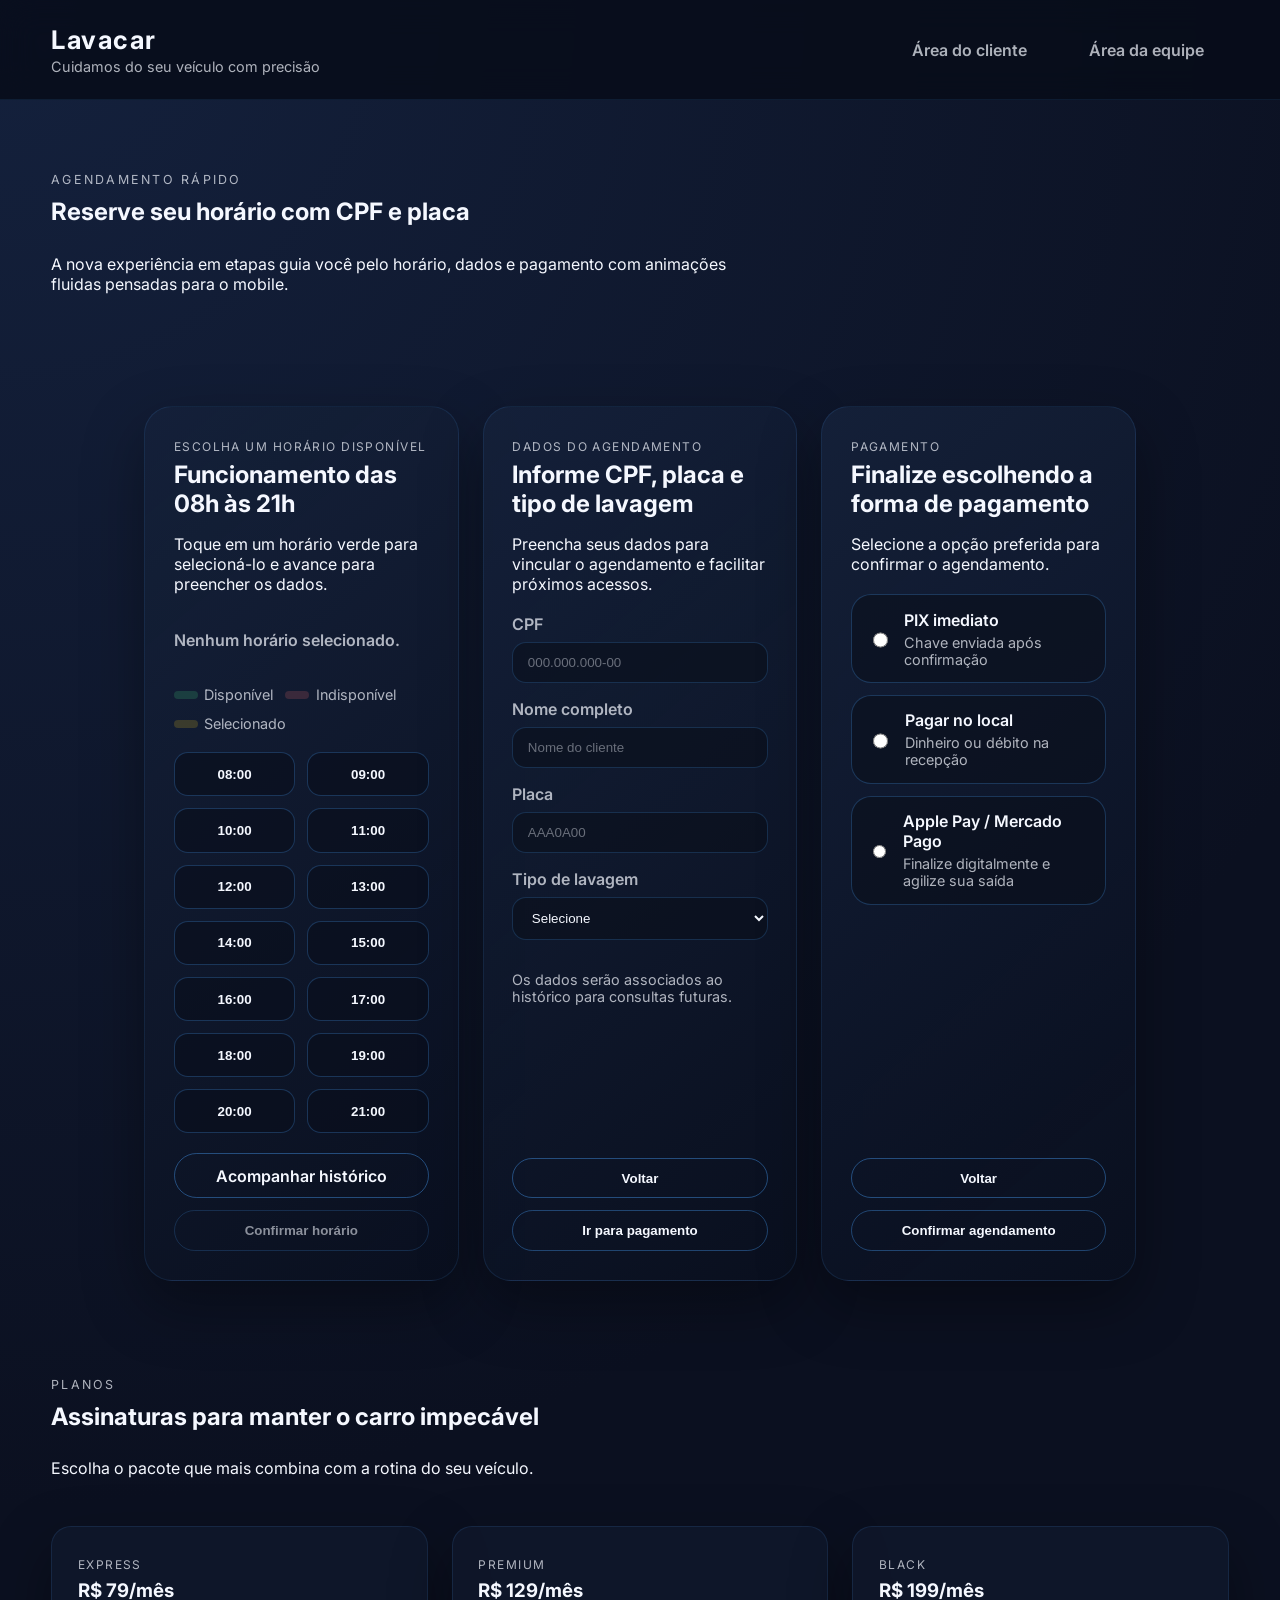
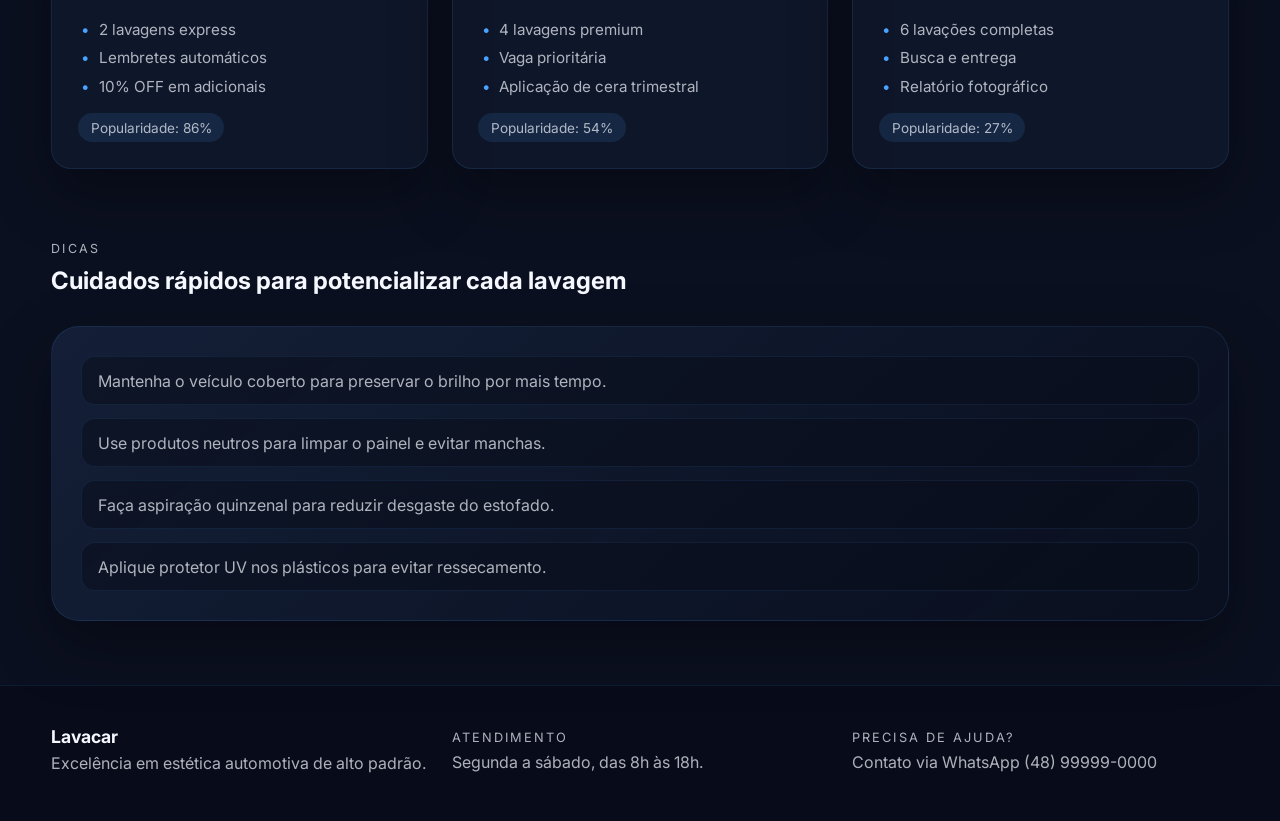
<file: index.html>
<!DOCTYPE html>
<html lang="pt-BR">
  <head>
    <meta charset="UTF-8" />
    <meta name="viewport" content="width=device-width, initial-scale=1.0" />
    <title>Lavacar • Agendamento e planos</title>
    <link rel="preconnect" href="https://fonts.googleapis.com" />
    <link rel="preconnect" href="https://fonts.gstatic.com" crossorigin />
    <link
      href="https://fonts.googleapis.com/css2?family=Inter:wght@400;500;600;700&display=swap"
      rel="stylesheet"
    />
    <link rel="stylesheet" href="styles.css" />
  </head>
  <body data-page="landing">
    <header class="top-bar">
      <div class="brand">
        <span class="brand__logo">Lavacar</span>
        <span class="brand__subtitle">Cuidamos do seu veículo com precisão</span>
      </div>
      <nav class="top-bar__nav">
        <a class="nav-link" href="autenticacao.html">Área do cliente</a>
        <a class="nav-link" href="equipe.html">Área da equipe</a>
      </nav>
    </header>

    <main class="page page--landing">
      <section class="section quick-booking" id="agendamento">
        <header class="section__header">
          <span class="section__label">Agendamento rápido</span>
          <h1>Reserve seu horário com CPF e placa</h1>
          <p>
            A nova experiência em etapas guia você pelo horário, dados e pagamento com animações
            fluidas pensadas para o mobile.
          </p>
        </header>

        <form class="booking-flow" id="quickBookingForm" novalidate>
          <div class="booking-flow__viewport">
            <div class="booking-flow__track" data-current-step="slots">
              <section class="card booking-step" data-step="slots">
                <header>
                  <span class="card__label">Escolha um horário disponível</span>
                  <h2>Funcionamento das 08h às 21h</h2>
                  <p>Toque em um horário verde para selecioná-lo e avance para preencher os dados.</p>
                </header>
                <p id="selectedSlotInfo" class="booking-step__status is-muted">Nenhum horário selecionado.</p>
                <ul class="legend">
                  <li><span class="badge badge--available"></span> Disponível</li>
                  <li><span class="badge badge--danger"></span> Indisponível</li>
                  <li><span class="badge badge--pending"></span> Selecionado</li>
                </ul>
                <ul class="time-slots" id="timeSlotsList"></ul>
                <div class="booking-step__actions">
                  <a class="btn-secondary" href="autenticacao.html">Acompanhar histórico</a>
                  <button type="button" class="btn-primary" id="advanceToDetails" disabled>Confirmar horário</button>
                </div>
              </section>

              <section class="card booking-step" data-step="details" aria-hidden="true">
                <header>
                  <span class="card__label">Dados do agendamento</span>
                  <h2>Informe CPF, placa e tipo de lavagem</h2>
                  <p>Preencha seus dados para vincular o agendamento e facilitar próximos acessos.</p>
                </header>
                <div class="booking-step__form">
                  <div class="form-group">
                    <label for="bookingCpf">CPF</label>
                    <input type="text" id="bookingCpf" name="cpf" inputmode="numeric" maxlength="14" placeholder="000.000.000-00" required />
                  </div>
                  <div class="form-group">
                    <label for="bookingName">Nome completo</label>
                    <input type="text" id="bookingName" name="name" placeholder="Nome do cliente" required />
                  </div>
                  <div class="form-row">
                    <div class="form-group">
                      <label for="bookingPlate">Placa</label>
                      <input type="text" id="bookingPlate" name="plate" maxlength="8" placeholder="AAA0A00" required />
                    </div>
                    <div class="form-group">
                      <label for="bookingService">Tipo de lavagem</label>
                      <select id="bookingService" name="service" required>
                        <option value="">Selecione</option>
                      </select>
                    </div>
                  </div>
                  <p class="form-helper">Os dados serão associados ao histórico para consultas futuras.</p>
                </div>
                <div class="booking-step__actions">
                  <button type="button" class="btn-secondary" data-step-back="slots">Voltar</button>
                  <button type="button" class="btn-primary" id="advanceToPayment">Ir para pagamento</button>
                </div>
              </section>

              <section class="card booking-step" data-step="payment" aria-hidden="true">
                <header>
                  <span class="card__label">Pagamento</span>
                  <h2>Finalize escolhendo a forma de pagamento</h2>
                  <p>Selecione a opção preferida para confirmar o agendamento.</p>
                </header>
                <div class="payment-options">
                  <label class="payment-option">
                    <input type="radio" name="paymentMethod" value="PIX" />
                    <div class="payment-option__content">
                      <strong>PIX imediato</strong>
                      <span>Chave enviada após confirmação</span>
                    </div>
                  </label>
                  <label class="payment-option">
                    <input type="radio" name="paymentMethod" value="Local" />
                    <div class="payment-option__content">
                      <strong>Pagar no local</strong>
                      <span>Dinheiro ou débito na recepção</span>
                    </div>
                  </label>
                  <label class="payment-option">
                    <input type="radio" name="paymentMethod" value="Cartão" />
                    <div class="payment-option__content">
                      <strong>Apple Pay / Mercado Pago</strong>
                      <span>Finalize digitalmente e agilize sua saída</span>
                    </div>
                  </label>
                </div>
                <div class="booking-step__actions">
                  <button type="button" class="btn-secondary" data-step-back="details">Voltar</button>
                  <button type="submit" class="btn-primary">Confirmar agendamento</button>
                </div>
              </section>
            </div>
          </div>
        </form>
      </section>

      <section class="section plans" id="planos">
        <header class="section__header">
          <span class="section__label">Planos</span>
          <h2>Assinaturas para manter o carro impecável</h2>
          <p>Escolha o pacote que mais combina com a rotina do seu veículo.</p>
        </header>
        <div class="plan-grid" id="planCards"></div>
      </section>

      <section class="section tips" id="dicas">
        <header class="section__header">
          <span class="section__label">Dicas</span>
          <h2>Cuidados rápidos para potencializar cada lavagem</h2>
        </header>
        <div class="card tips-card">
          <ul id="tipsList"></ul>
        </div>
      </section>
    </main>

    <footer class="footer">
      <div>
        <strong>Lavacar</strong>
        <p>Excelência em estética automotiva de alto padrão.</p>
      </div>
      <div>
        <span>Atendimento</span>
        <p>Segunda a sábado, das 8h às 18h.</p>
      </div>
      <div>
        <span>Precisa de ajuda?</span>
        <p>Contato via WhatsApp (48) 99999-0000</p>
      </div>
    </footer>
    <div id="toast" class="toast" role="status" aria-live="polite"></div>

    <script src="app.js" defer></script>
  </body>
</html>
</file>
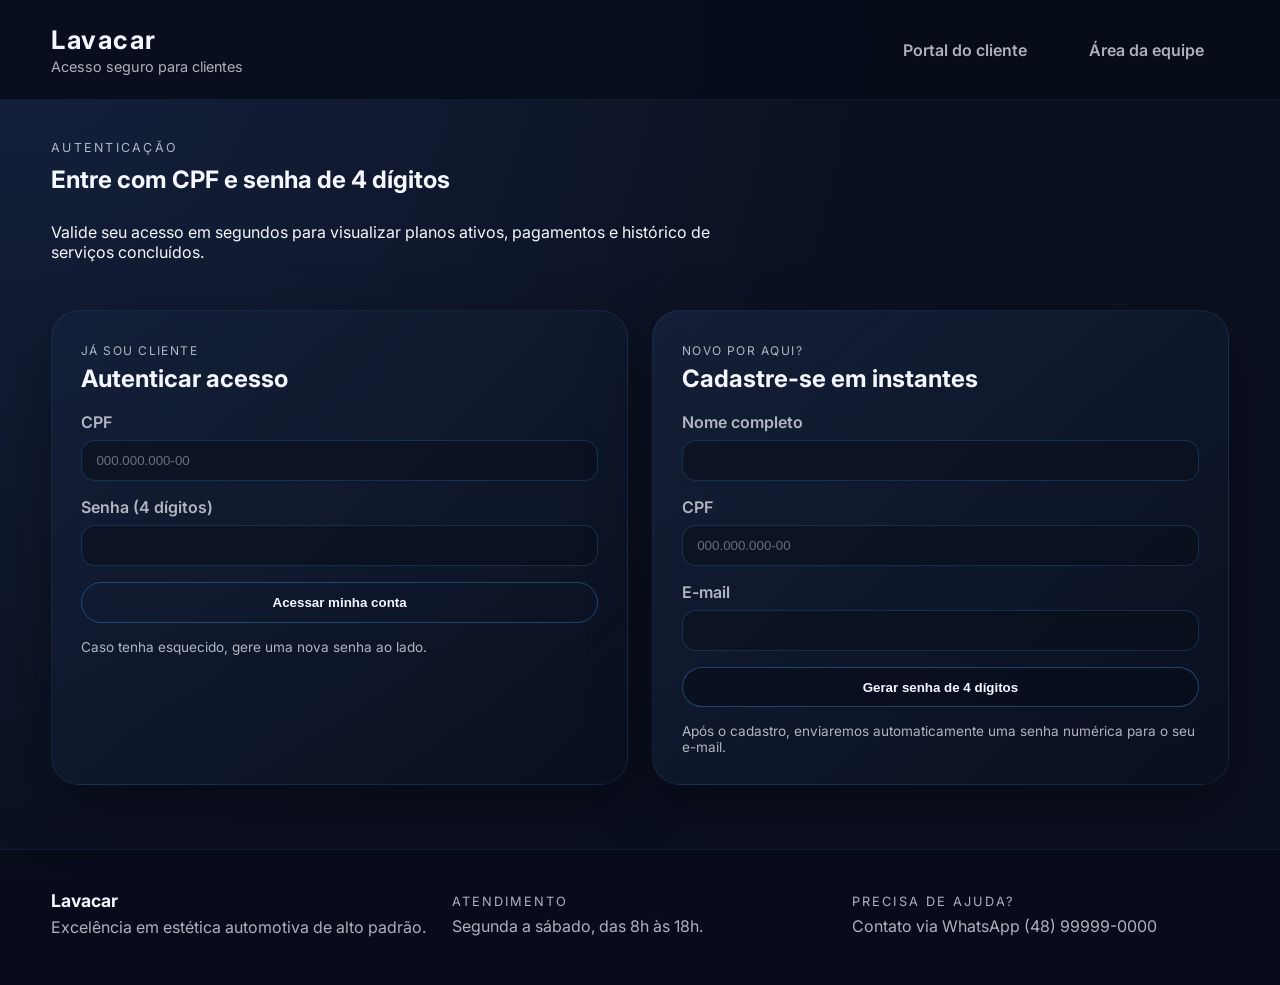
<file: autenticacao.html>
<!DOCTYPE html>
<html lang="pt-BR">
  <head>
    <meta charset="UTF-8" />
    <meta name="viewport" content="width=device-width, initial-scale=1.0" />
    <title>Lavacar • Autenticação do Cliente</title>
    <link rel="preconnect" href="https://fonts.googleapis.com" />
    <link rel="preconnect" href="https://fonts.gstatic.com" crossorigin />
    <link
      href="https://fonts.googleapis.com/css2?family=Inter:wght@400;500;600;700&display=swap"
      rel="stylesheet"
    />
    <link rel="stylesheet" href="styles.css" />
  </head>
  <body data-page="auth">
    <header class="top-bar">
      <div class="brand">
        <span class="brand__logo">Lavacar</span>
        <span class="brand__subtitle">Acesso seguro para clientes</span>
      </div>
      <nav class="top-bar__nav">
        <a class="nav-link" href="cliente.html">Portal do cliente</a>
        <a class="nav-link" href="equipe.html">Área da equipe</a>
      </nav>
    </header>

    <main class="page page--compact">
      <section class="section auth" id="autenticacao">
        <header class="section__header">
          <span class="section__label">Autenticação</span>
          <h1>Entre com CPF e senha de 4 dígitos</h1>
          <p>
            Valide seu acesso em segundos para visualizar planos ativos, pagamentos e
            histórico de serviços concluídos.
          </p>
        </header>

        <div class="auth__grid">
          <article class="card login-card">
            <header>
              <span class="card__label">Já sou cliente</span>
              <h2>Autenticar acesso</h2>
            </header>
            <form id="authLoginForm" class="login-form">
              <div class="form-field">
                <label for="authCpf">CPF</label>
                <input
                  id="authCpf"
                  name="cpf"
                  type="text"
                  inputmode="numeric"
                  placeholder="000.000.000-00"
                  required
                />
              </div>
              <div class="form-field">
                <label for="authPassword">Senha (4 dígitos)</label>
                <input
                  id="authPassword"
                  name="password"
                  type="password"
                  inputmode="numeric"
                  pattern="[0-9]{4}"
                  maxlength="4"
                  required
                />
              </div>
              <button type="submit" class="btn-primary">Acessar minha conta</button>
              <p class="login-help">Caso tenha esquecido, gere uma nova senha ao lado.</p>
            </form>
          </article>

          <article class="card signup-card">
            <header>
              <span class="card__label">Novo por aqui?</span>
              <h2>Cadastre-se em instantes</h2>
            </header>
            <form id="signupForm" class="signup-form">
              <div class="form-field">
                <label for="signupName">Nome completo</label>
                <input id="signupName" name="name" type="text" autocomplete="name" required />
              </div>
              <div class="form-field">
                <label for="signupCpf">CPF</label>
                <input
                  id="signupCpf"
                  name="cpf"
                  type="text"
                  inputmode="numeric"
                  placeholder="000.000.000-00"
                  required
                />
              </div>
              <div class="form-field">
                <label for="signupEmail">E-mail</label>
                <input id="signupEmail" name="email" type="email" autocomplete="email" required />
              </div>
              <button type="submit" class="btn-secondary">Gerar senha de 4 dígitos</button>
              <p class="login-help">
                Após o cadastro, enviaremos automaticamente uma senha numérica para o seu e-mail.
              </p>
            </form>
          </article>
        </div>
      </section>
    </main>

    <footer class="footer">
      <div>
        <strong>Lavacar</strong>
        <p>Excelência em estética automotiva de alto padrão.</p>
      </div>
      <div>
        <span>Atendimento</span>
        <p>Segunda a sábado, das 8h às 18h.</p>
      </div>
      <div>
        <span>Precisa de ajuda?</span>
        <p>Contato via WhatsApp (48) 99999-0000</p>
      </div>
    </footer>

    <div id="toast" class="toast" role="status" aria-live="polite"></div>

    <script src="app.js" defer></script>
  </body>
</html>
</file>
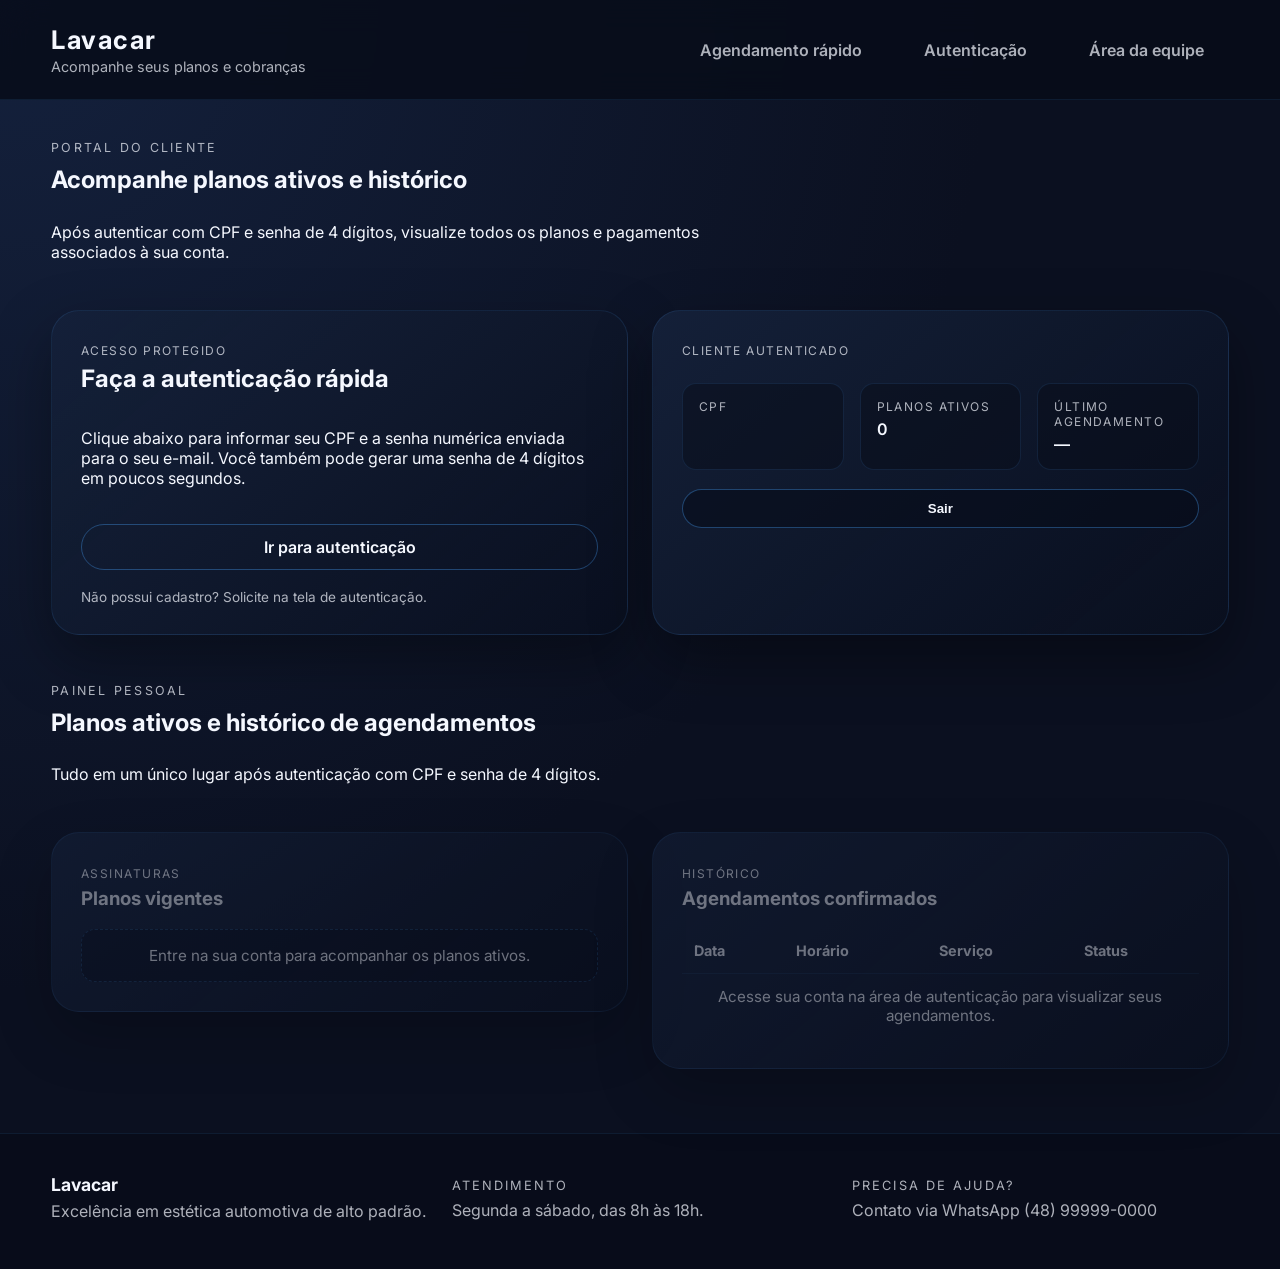
<file: cliente.html>
<!DOCTYPE html>
<html lang="pt-BR">
  <head>
    <meta charset="UTF-8" />
    <meta name="viewport" content="width=device-width, initial-scale=1.0" />
    <title>Lavacar • Portal do Cliente</title>
    <link rel="preconnect" href="https://fonts.googleapis.com" />
    <link rel="preconnect" href="https://fonts.gstatic.com" crossorigin />
    <link
      href="https://fonts.googleapis.com/css2?family=Inter:wght@400;500;600;700&display=swap"
      rel="stylesheet"
    />
    <link rel="stylesheet" href="styles.css" />
  </head>
  <body data-page="cliente">
    <header class="top-bar">
      <div class="brand">
        <span class="brand__logo">Lavacar</span>
        <span class="brand__subtitle">Acompanhe seus planos e cobranças</span>
      </div>
      <nav class="top-bar__nav">
        <a class="nav-link" href="index.html">Agendamento rápido</a>
        <a class="nav-link" href="autenticacao.html">Autenticação</a>
        <a class="nav-link" href="equipe.html">Área da equipe</a>
      </nav>
    </header>

    <main class="page page--compact">
      <section class="section access" id="acesso">
        <header class="section__header">
          <span class="section__label">Portal do cliente</span>
          <h1>Acompanhe planos ativos e histórico</h1>
          <p>
            Após autenticar com CPF e senha de 4 dígitos, visualize todos os planos e
            pagamentos associados à sua conta.
          </p>
        </header>
        <div class="access__grid">
          <article class="card login-card" id="loginReminderCard">
            <header>
              <span class="card__label">Acesso protegido</span>
              <h2>Faça a autenticação rápida</h2>
            </header>
            <p>
              Clique abaixo para informar seu CPF e a senha numérica enviada para o seu
              e-mail. Você também pode gerar uma senha de 4 dígitos em poucos segundos.
            </p>
            <a class="btn-primary" href="autenticacao.html">Ir para autenticação</a>
            <p class="login-help">Não possui cadastro? Solicite na tela de autenticação.</p>
          </article>

          <article class="card profile-card" id="profileCard" hidden>
            <header>
              <span class="card__label">Cliente autenticado</span>
              <h2 id="profileName"></h2>
            </header>
            <dl class="profile-card__info">
              <div>
                <dt>CPF</dt>
                <dd id="profileCpf"></dd>
              </div>
              <div>
                <dt>Planos ativos</dt>
                <dd id="profilePlans">0</dd>
              </div>
              <div>
                <dt>Último agendamento</dt>
                <dd id="profileLastBooking">—</dd>
              </div>
            </dl>
            <button type="button" class="btn-secondary" id="logoutButton">Sair</button>
          </article>
        </div>
      </section>

      <section class="section portal" id="painel-cliente">
        <header class="section__header">
          <span class="section__label">Painel pessoal</span>
          <h2>Planos ativos e histórico de agendamentos</h2>
          <p>Tudo em um único lugar após autenticação com CPF e senha de 4 dígitos.</p>
        </header>
        <div class="portal__grid">
          <article class="card active-plans-card" id="activePlansCard">
            <header>
              <span class="card__label">Assinaturas</span>
              <h3>Planos vigentes</h3>
            </header>
            <ul id="activePlansList" class="active-plans"></ul>
          </article>

          <article class="card table-card" id="bookingsCard">
            <header>
              <span class="card__label">Histórico</span>
              <h3>Agendamentos confirmados</h3>
            </header>
            <table id="customerBookings">
              <thead>
                <tr>
                  <th>Data</th>
                  <th>Horário</th>
                  <th>Serviço</th>
                  <th>Status</th>
                </tr>
              </thead>
              <tbody></tbody>
            </table>
          </article>
        </div>
      </section>
    </main>

    <footer class="footer">
      <div>
        <strong>Lavacar</strong>
        <p>Excelência em estética automotiva de alto padrão.</p>
      </div>
      <div>
        <span>Atendimento</span>
        <p>Segunda a sábado, das 8h às 18h.</p>
      </div>
      <div>
        <span>Precisa de ajuda?</span>
        <p>Contato via WhatsApp (48) 99999-0000</p>
      </div>
    </footer>

    <div id="toast" class="toast" role="status" aria-live="polite"></div>

    <script src="app.js" defer></script>
  </body>
</html>
</file>
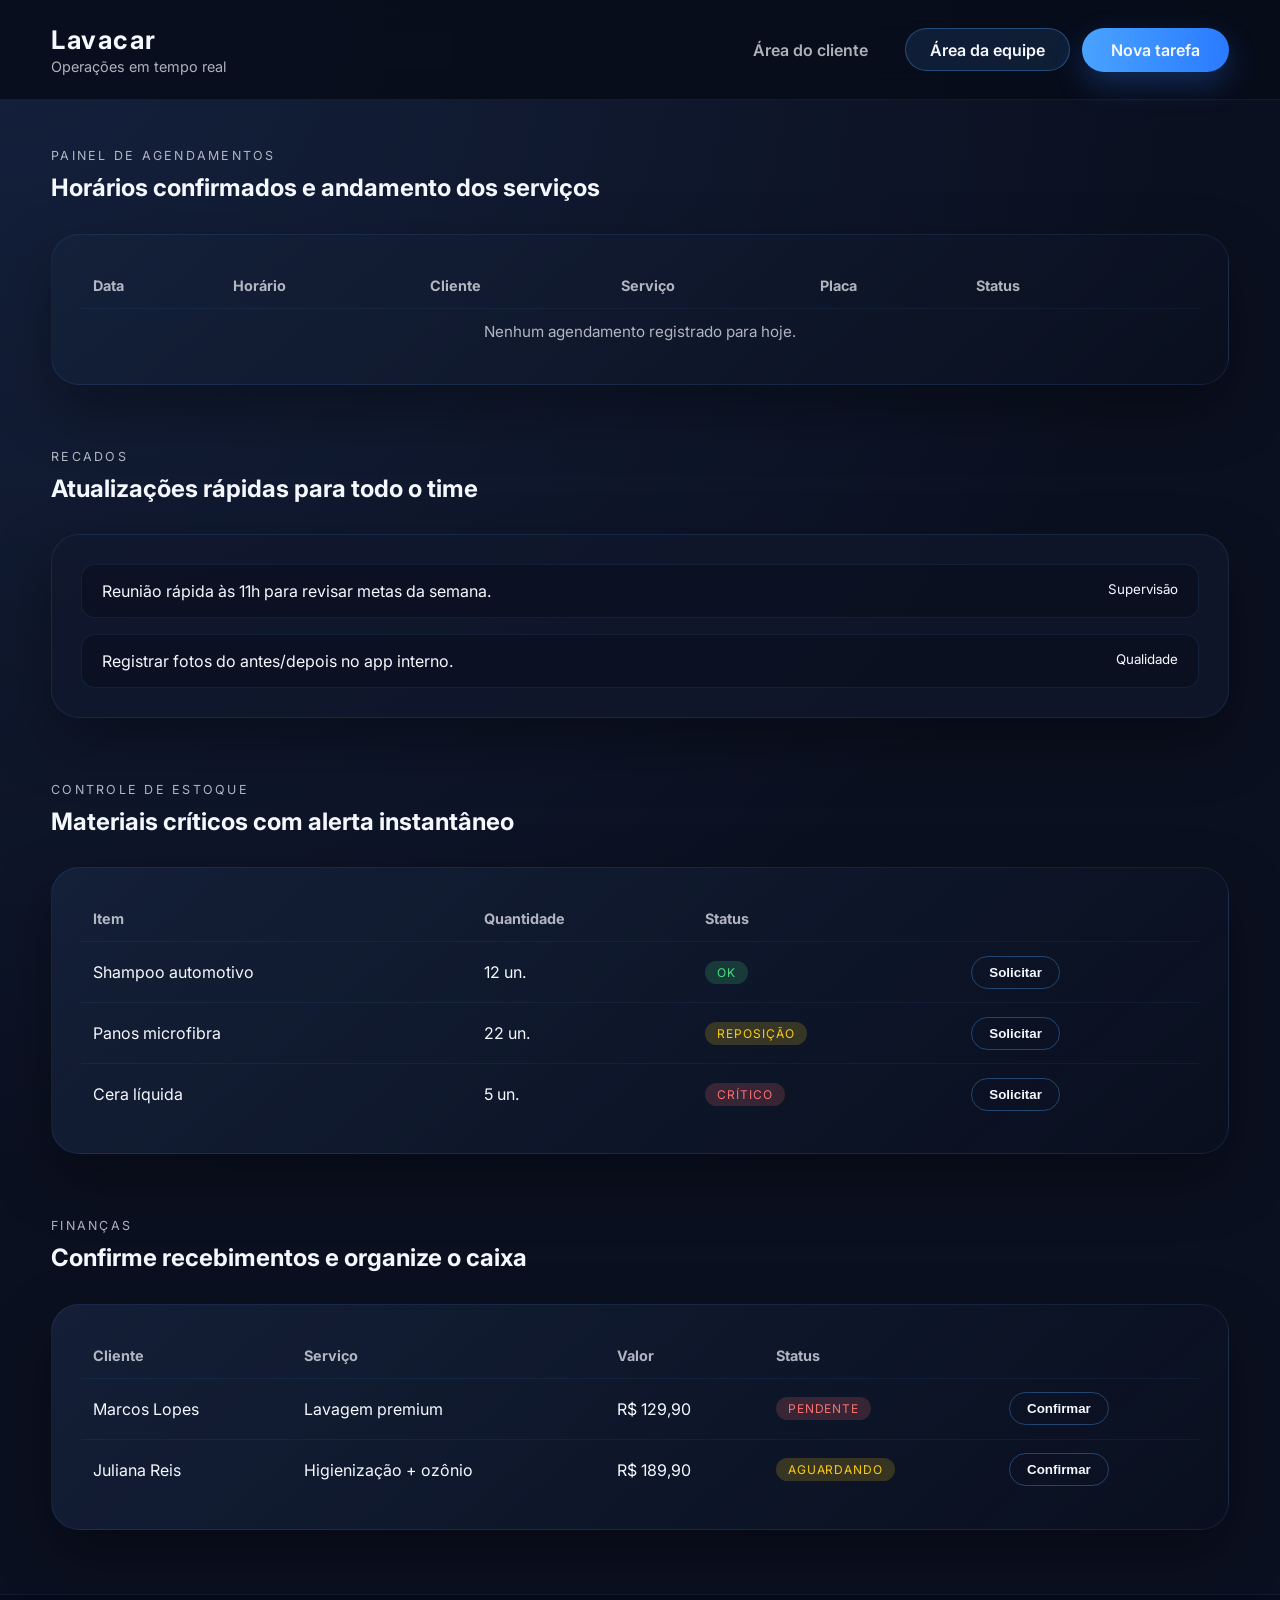
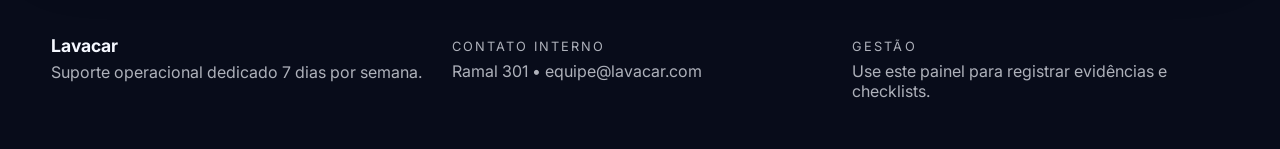
<file: equipe.html>
<!DOCTYPE html>
<html lang="pt-BR">
  <head>
    <meta charset="UTF-8" />
    <meta name="viewport" content="width=device-width, initial-scale=1.0" />
    <title>Lavacar • Painel da Equipe</title>
    <link rel="preconnect" href="https://fonts.googleapis.com" />
    <link rel="preconnect" href="https://fonts.gstatic.com" crossorigin />
    <link
      href="https://fonts.googleapis.com/css2?family=Inter:wght@400;500;600;700&display=swap"
      rel="stylesheet"
    />
    <link rel="stylesheet" href="styles.css" />
  </head>
  <body data-page="equipe">
    <header class="top-bar">
      <div class="brand">
        <span class="brand__logo">Lavacar</span>
        <span class="brand__subtitle">Operações em tempo real</span>
      </div>
      <nav class="top-bar__nav">
        <a class="nav-link" href="autenticacao.html">Área do cliente</a>
        <a class="nav-link is-active" href="equipe.html">Área da equipe</a>
        <a class="cta" href="#tarefas">Nova tarefa</a>
      </nav>
    </header>

    <main class="page">
      <section class="section" id="agendamentos-equipe">
        <header class="section__header">
          <span class="section__label">Painel de agendamentos</span>
          <h1>Horários confirmados e andamento dos serviços</h1>
        </header>
        <div class="card table-card">
          <table id="teamAppointments">
            <thead>
              <tr>
                <th>Data</th>
                <th>Horário</th>
                <th>Cliente</th>
                <th>Serviço</th>
                <th>Placa</th>
                <th>Status</th>
                <th></th>
              </tr>
            </thead>
            <tbody></tbody>
          </table>
        </div>
      </section>

      <section class="section" id="recados-equipe">
        <header class="section__header">
          <span class="section__label">Recados</span>
          <h2>Atualizações rápidas para todo o time</h2>
        </header>
        <div class="card bulletin" id="teamNotes"></div>
      </section>

      <section class="section" id="estoque">
        <header class="section__header">
          <span class="section__label">Controle de estoque</span>
          <h2>Materiais críticos com alerta instantâneo</h2>
        </header>
        <div class="card table-card">
          <table id="inventoryTable">
            <thead>
              <tr>
                <th>Item</th>
                <th>Quantidade</th>
                <th>Status</th>
                <th></th>
              </tr>
            </thead>
            <tbody></tbody>
          </table>
        </div>
      </section>

      <section class="section" id="financas">
        <header class="section__header">
          <span class="section__label">Finanças</span>
          <h2>Confirme recebimentos e organize o caixa</h2>
        </header>
        <div class="card table-card">
          <table id="teamPayments">
            <thead>
              <tr>
                <th>Cliente</th>
                <th>Serviço</th>
                <th>Valor</th>
                <th>Status</th>
                <th></th>
              </tr>
            </thead>
            <tbody></tbody>
          </table>
        </div>
      </section>
    </main>

    <footer class="footer">
      <div>
        <strong>Lavacar</strong>
        <p>Suporte operacional dedicado 7 dias por semana.</p>
      </div>
      <div>
        <span>Contato interno</span>
        <p>Ramal 301 • equipe@lavacar.com</p>
      </div>
      <div>
        <span>Gestão</span>
        <p>Use este painel para registrar evidências e checklists.</p>
      </div>
    </footer>

    <div id="toast" class="toast" role="status" aria-live="polite"></div>

    <script src="app.js" defer></script>
  </body>
</html>
</file>
<file: styles.css>
:root {
  --bg: #0b1020;
  --bg-elevated: #11182d;
  --bg-soft: #15213a;
  --accent: #49a3ff;
  --accent-strong: #2a7aff;
  --accent-soft: rgba(73, 163, 255, 0.12);
  --text: #f5f8ff;
  --text-muted: rgba(245, 248, 255, 0.7);
  --border: rgba(114, 138, 192, 0.25);
  --success: #4ade80;
  --warning: #facc15;
  --danger: #f87171;
  --radius-lg: 28px;
  --radius-md: 20px;
  --radius-sm: 14px;
  --shadow: 0 24px 60px rgba(0, 0, 0, 0.35);
  font-family: "Inter", system-ui, -apple-system, BlinkMacSystemFont,
    "Segoe UI", sans-serif;
}

* {
  box-sizing: border-box;
}

body {
  margin: 0;
  min-height: 100vh;
  background: radial-gradient(circle at top left, #14213d 0%, #0b1020 55%);
  color: var(--text);
}

a {
  color: inherit;
  text-decoration: none;
}

.top-bar {
  position: sticky;
  top: 0;
  display: flex;
  align-items: center;
  justify-content: space-between;
  padding: 1.5rem 4vw;
  background: rgba(8, 12, 25, 0.85);
  backdrop-filter: blur(16px);
  border-bottom: 1px solid rgba(73, 163, 255, 0.1);
  z-index: 10;
}

.brand {
  display: flex;
  flex-direction: column;
  gap: 0.2rem;
}

.brand__logo {
  font-weight: 700;
  font-size: 1.6rem;
  letter-spacing: 0.06em;
}

.brand__subtitle {
  font-size: 0.9rem;
  color: var(--text-muted);
}

.top-bar__nav {
  display: flex;
  align-items: center;
  gap: 0.75rem;
}

.nav-link {
  padding: 0.65rem 1.5rem;
  border-radius: 999px;
  font-weight: 600;
  color: var(--text-muted);
  border: 1px solid transparent;
  transition: all 0.2s ease;
}

.nav-link:hover,
.nav-link:focus {
  color: var(--text);
  border-color: rgba(73, 163, 255, 0.35);
}

.nav-link.is-active {
  color: var(--text);
  background: var(--accent-soft);
  border-color: rgba(73, 163, 255, 0.35);
}

.is-muted {
  color: var(--text-muted);
}

.cta {
  display: inline-flex;
  align-items: center;
  justify-content: center;
  border: none;
  border-radius: 999px;
  padding: 0.75rem 1.8rem;
  font-weight: 600;
  color: var(--text);
  background: linear-gradient(90deg, var(--accent) 0%, var(--accent-strong) 100%);
  cursor: pointer;
  box-shadow: 0 12px 30px rgba(42, 122, 255, 0.28);
  transition: transform 0.2s ease;
}

.cta:hover {
  transform: translateY(-1px);
}

.page {
  padding: 3rem 4vw 4rem;
  display: flex;
  flex-direction: column;
  gap: 4rem;
}

.page--compact {
  padding-top: 2.5rem;
  gap: 3rem;
}

.page--landing {
  padding-top: 4.5rem;
  gap: 4.5rem;
}

.hero {
  display: grid;
  grid-template-columns: repeat(auto-fit, minmax(280px, 1fr));
  gap: 2.5rem;
  align-items: stretch;
}

.hero__label {
  display: inline-flex;
  align-items: center;
  gap: 0.4rem;
  padding: 0.45rem 0.9rem;
  border-radius: 999px;
  background: rgba(73, 163, 255, 0.12);
  color: var(--accent);
  font-weight: 600;
  text-transform: uppercase;
  letter-spacing: 0.1em;
  width: fit-content;
}

.access__grid {
  display: grid;
  grid-template-columns: repeat(auto-fit, minmax(280px, 1fr));
  gap: 1.5rem;
  align-items: stretch;
}

.auth__grid {
  display: grid;
  grid-template-columns: repeat(auto-fit, minmax(280px, 1fr));
  gap: 1.5rem;
}

.hero__content {
  display: flex;
  flex-direction: column;
  gap: 1.5rem;
}

.hero__badge {
  display: inline-flex;
  align-items: center;
  gap: 0.5rem;
  padding: 0.4rem 0.8rem;
  border-radius: 999px;
  background: rgba(73, 163, 255, 0.12);
  color: var(--accent);
  font-weight: 600;
  width: fit-content;
}

.hero h1 {
  margin: 0;
  font-size: clamp(2.4rem, 4vw, 3.4rem);
  line-height: 1.1;
}

.hero p {
  margin: 0;
  color: var(--text-muted);
  font-size: 1.05rem;
}

.hero__actions {
  display: flex;
  flex-wrap: wrap;
  gap: 0.9rem;
}

.hero__cards {
  display: grid;
  grid-template-columns: repeat(auto-fit, minmax(220px, 1fr));
  gap: 1.5rem;
}

.hero-card {
  justify-content: flex-start;
  min-height: 200px;
}

.hero__highlights {
  display: grid;
  grid-template-columns: repeat(auto-fit, minmax(140px, 1fr));
  gap: 1.2rem;
}

.hero__highlights div {
  padding: 1.2rem 1rem;
  background: rgba(17, 24, 45, 0.55);
  border: 1px solid rgba(73, 163, 255, 0.12);
  border-radius: var(--radius-md);
  display: flex;
  flex-direction: column;
  gap: 0.35rem;
}

.hero__highlights strong {
  font-size: 1.6rem;
}

.hero__highlights span {
  color: var(--text-muted);
  font-size: 0.9rem;
}

.hero__panel {
  display: flex;
  flex-direction: column;
  gap: 1.5rem;
}

.login-card {
  gap: 1.4rem;
}

.signup-card {
  gap: 1.4rem;
}

.login-form {
  display: flex;
  flex-direction: column;
  gap: 1rem;
}

.signup-form {
  display: flex;
  flex-direction: column;
  gap: 1rem;
}

.login-help {
  margin: 0;
  font-size: 0.85rem;
  color: var(--text-muted);
}

.profile-card {
  gap: 1.4rem;
}

.profile-card__info {
  display: grid;
  grid-template-columns: repeat(auto-fit, minmax(140px, 1fr));
  gap: 1rem;
  margin: 0;
}

.profile-card__info div {
  background: rgba(8, 12, 25, 0.5);
  border: 1px solid rgba(73, 163, 255, 0.12);
  border-radius: var(--radius-sm);
  padding: 0.9rem 1rem;
}

.profile-card__info dt {
  margin: 0;
  font-size: 0.75rem;
  text-transform: uppercase;
  letter-spacing: 0.12em;
  color: var(--text-muted);
}

.profile-card__info dd {
  margin: 0.35rem 0 0;
  font-weight: 600;
}

.card {
  background: linear-gradient(140deg, rgba(21, 33, 58, 0.9), rgba(9, 15, 30, 0.8));
  border-radius: var(--radius-lg);
  padding: 1.8rem;
  border: 1px solid rgba(73, 163, 255, 0.12);
  box-shadow: var(--shadow);
  display: flex;
  flex-direction: column;
  gap: 1.2rem;
}

.card header h2,
.card header h3 {
  margin: 0.3rem 0 0;
}

.card__label {
  text-transform: uppercase;
  letter-spacing: 0.12em;
  font-size: 0.75rem;
  color: var(--text-muted);
}

.schedule-card {
  gap: 1.5rem;
}

.availability {
  list-style: none;
  padding: 0;
  margin: 0;
  display: flex;
  flex-direction: column;
  gap: 0.75rem;
}

.availability li {
  display: flex;
  align-items: center;
  justify-content: space-between;
  background: rgba(8, 12, 25, 0.5);
  border-radius: var(--radius-sm);
  padding: 0.75rem 1rem;
  border: 1px solid rgba(73, 163, 255, 0.1);
  font-weight: 500;
}

.metric-card {
  flex-direction: row;
  justify-content: space-between;
  align-items: stretch;
}

.metric-card div {
  background: rgba(11, 16, 32, 0.8);
  border-radius: var(--radius-md);
  padding: 1.2rem 1.4rem;
  border: 1px solid rgba(73, 163, 255, 0.1);
  flex: 1;
}

.metric-card strong {
  display: block;
  font-size: 2rem;
}

.metric-card__label {
  font-size: 0.9rem;
  color: var(--text-muted);
}

.btn-primary {
  display: inline-flex;
  align-items: center;
  justify-content: center;
  gap: 0.4rem;
  padding: 0.75rem 1.4rem;
  border-radius: 999px;
  border: 1px solid rgba(73, 163, 255, 0.35);
  background: transparent;
  color: var(--text);
  font-weight: 600;
  cursor: pointer;
  transition: background 0.2s ease;
}

.btn-primary:hover {
  background: rgba(73, 163, 255, 0.12);
}

.btn-secondary {
  display: inline-flex;
  align-items: center;
  justify-content: center;
  padding: 0.7rem 1.4rem;
  border-radius: 999px;
  border: 1px solid rgba(73, 163, 255, 0.35);
  background: rgba(8, 12, 25, 0.6);
  color: var(--text);
  font-weight: 600;
  cursor: pointer;
  transition: background 0.2s ease;
}

.btn-secondary:hover {
  background: rgba(73, 163, 255, 0.12);
}

.section {
  display: flex;
  flex-direction: column;
  gap: 2rem;
}

.section__header {
  display: flex;
  flex-direction: column;
  gap: 0.75rem;
  max-width: 680px;
}

.section__header h1,
.section__header h2 {
  margin: 0;
  line-height: 1.1;
}

.section__label {
  font-size: 0.78rem;
  text-transform: uppercase;
  letter-spacing: 0.18em;
  color: var(--text-muted);
}

.services__grid {
  display: grid;
  grid-template-columns: repeat(auto-fit, minmax(220px, 1fr));
  gap: 1.5rem;
}

.service-card {
  background: rgba(17, 24, 45, 0.7);
  border-radius: var(--radius-md);
  padding: 1.5rem;
  border: 1px solid rgba(73, 163, 255, 0.12);
  display: flex;
  flex-direction: column;
  gap: 0.9rem;
}

.service-card__icon {
  width: 3rem;
  height: 3rem;
  border-radius: 14px;
  background: rgba(73, 163, 255, 0.15);
  display: grid;
  place-items: center;
  font-size: 1.4rem;
}

.service-card strong {
  font-size: 1.1rem;
}

.service-card span {
  color: var(--text-muted);
  font-size: 0.95rem;
}

.service-card__duration {
  color: rgba(245, 248, 255, 0.6);
  font-size: 0.85rem;
}

.plans__grid {
  display: grid;
  grid-template-columns: repeat(auto-fit, minmax(220px, 1fr));
  gap: 1.5rem;
}

.plans__layout {
  display: grid;
  grid-template-columns: minmax(260px, 320px) 1fr;
  gap: 1.5rem;
}

@media (max-width: 900px) {
  .plans__layout {
    grid-template-columns: 1fr;
  }
}

.active-plans-card {
  gap: 1.2rem;
}

.active-plans {
  list-style: none;
  padding: 0;
  margin: 0;
  display: flex;
  flex-direction: column;
  gap: 1rem;
}

.active-plan {
  display: flex;
  justify-content: space-between;
  align-items: center;
  gap: 1rem;
  padding: 1rem 1.1rem;
  border-radius: var(--radius-sm);
  background: rgba(8, 12, 25, 0.5);
  border: 1px solid rgba(73, 163, 255, 0.12);
}

.active-plan strong {
  display: block;
  font-size: 1rem;
}

.active-plan span {
  display: block;
  color: var(--text-muted);
  font-size: 0.85rem;
}

.active-plan__meta {
  display: flex;
  flex-direction: column;
  align-items: flex-end;
  gap: 0.35rem;
}

.plan-card {
  background: rgba(17, 24, 45, 0.75);
  border: 1px solid rgba(73, 163, 255, 0.12);
  border-radius: var(--radius-md);
  padding: 1.6rem;
  display: flex;
  flex-direction: column;
  gap: 0.9rem;
}

.plan-card__price {
  font-size: 1.4rem;
  font-weight: 700;
}

.plan-card__active {
  color: var(--text-muted);
  font-size: 0.85rem;
}

.plan-card ul {
  padding: 0;
  margin: 0;
  list-style: none;
  display: flex;
  flex-direction: column;
  gap: 0.6rem;
  color: var(--text-muted);
  font-size: 0.95rem;
}

.plan-card button {
  margin-top: auto;
  border-radius: 999px;
  border: 1px solid rgba(73, 163, 255, 0.35);
  background: transparent;
  color: var(--text);
  padding: 0.65rem 1.4rem;
  font-weight: 600;
  cursor: pointer;
  transition: background 0.2s ease;
}

.plan-card button:hover {
  background: rgba(73, 163, 255, 0.12);
}

.plan-card button:disabled,
.plan-card button.is-disabled {
  cursor: not-allowed;
  opacity: 0.45;
}

.booking__layout {
  display: grid;
  grid-template-columns: repeat(auto-fit, minmax(280px, 1fr));
  gap: 2rem;
}

.booking__form {
  gap: 1.2rem;
}

.booking__form.is-locked {
  position: relative;
  opacity: 0.55;
  pointer-events: none;
}

.form-field,
.form-group {
  display: flex;
  flex-direction: column;
  gap: 0.5rem;
}

.form-field label,
.form-group label {
  font-weight: 600;
  color: var(--text-muted);
}

.form-field input,
.form-field select,
.form-group input,
.form-group select {
  border-radius: var(--radius-sm);
  border: 1px solid rgba(73, 163, 255, 0.2);
  padding: 0.75rem 0.9rem;
  background: rgba(10, 15, 28, 0.6);
  color: var(--text);
}

.form-field input::placeholder,
.form-group input::placeholder {
  color: rgba(245, 248, 255, 0.4);
}

.form-grid,
.form-row {
  display: grid;
  grid-template-columns: repeat(auto-fit, minmax(160px, 1fr));
  gap: 1rem;
}

.form-row {
  grid-template-columns: repeat(auto-fit, minmax(140px, 1fr));
}

.form-helper {
  font-size: 0.9rem;
  color: var(--text-muted);
}


.booking-flow {
  margin-top: 2.5rem;
  max-width: 1040px;
  margin-inline: auto;
  display: flex;
  flex-direction: column;
  gap: 1.25rem;
  width: 100%;
}

.booking-flow__viewport {
  border-radius: var(--radius-lg);
  padding: clamp(0.75rem, 3vw, 1.5rem);
}

.booking-flow__track {
  display: grid;
  grid-template-columns: repeat(auto-fit, minmax(280px, 1fr));
  gap: 1.5rem;
}

.booking-step {
  display: flex;
  flex-direction: column;
  gap: 1.25rem;
}

.booking-step header p {
  margin-bottom: 0;
}

.booking-step__status {
  font-weight: 600;
  color: var(--text);
}

.booking-step__status.is-muted {
  color: var(--text-muted);
}

.booking-step__form {
  display: flex;
  flex-direction: column;
  gap: 1rem;
}

.booking-step__actions {
  display: flex;
  flex-wrap: wrap;
  gap: 0.75rem;
  margin-top: auto;
}

.booking-step__actions .btn-primary,
.booking-step__actions .btn-secondary {
  flex: 1;
  min-width: 160px;
}

.booking-step__actions .btn-secondary {
  background: transparent;
  border: 1px solid rgba(73, 163, 255, 0.4);
}

#advanceToDetails:disabled {
  opacity: 0.55;
  cursor: not-allowed;
}

.payment-options {
  display: flex;
  flex-direction: column;
  gap: 0.75rem;
}

.payment-option {
  display: flex;
  align-items: center;
  gap: 0.85rem;
  border: 1px solid rgba(73, 163, 255, 0.25);
  border-radius: var(--radius-md);
  padding: 0.9rem 1rem;
  background: rgba(10, 15, 28, 0.6);
  transition: border-color 0.2s ease, background 0.2s ease;
}

.payment-option input[type="radio"] {
  width: 1.1rem;
  height: 1.1rem;
  accent-color: var(--accent);
}

.payment-option__content {
  display: flex;
  flex-direction: column;
  gap: 0.25rem;
}

.payment-option strong {
  font-weight: 600;
  color: var(--text);
}

.payment-option span {
  color: var(--text-muted);
  font-size: 0.9rem;
}

.payment-option:hover,
.payment-option:has(input[type="radio"]:checked) {
  border-color: rgba(73, 163, 255, 0.6);
  background: rgba(73, 163, 255, 0.08);
}

@media (max-width: 768px) {
  .booking-flow {
    margin-top: 2rem;
  }

  .booking-flow__viewport {
    position: relative;
    overflow: hidden;
    padding: 0 clamp(0.75rem, 3vw, 1.5rem);
    transition: height 0.35s ease;
  }

  .booking-flow__track {
    position: relative;
    display: block;
    width: 100%;
    min-height: 100%;
  }

  .booking-step {
    position: absolute;
    inset: 0;
    opacity: 0;
    pointer-events: none;
    transform: translateX(12%);
    transition: transform 0.45s ease, opacity 0.3s ease;
    z-index: 1;
  }

  .booking-step.is-active {
    position: relative;
    opacity: 1;
    pointer-events: auto;
    transform: translateX(0);
    z-index: 3;
  }

  .booking-flow__track[data-current-step="slots"] [data-step="slots"],
  .booking-flow__track[data-current-step="details"] [data-step="details"],
  .booking-flow__track[data-current-step="payment"] [data-step="payment"] {
    position: relative;
    opacity: 1;
    pointer-events: auto;
    transform: translateX(0);
    z-index: 3;
  }

  .booking-step.is-before {
    transform: translateX(-12%);
    z-index: 2;
  }

  .booking-step__actions {
    flex-direction: column;
  }

  .booking-step__actions .btn-primary,
  .booking-step__actions .btn-secondary {
    min-width: unset;
    width: 100%;
  }
}

@media (min-width: 1024px) {
  .booking-flow__viewport {
    border-radius: var(--radius-xl);
  }
}

.time-slots {
  list-style: none;
  margin: 0;
  padding: 0;
  display: grid;
  grid-template-columns: repeat(auto-fit, minmax(90px, 1fr));
  gap: 0.75rem;
}

.time-slots li {
  margin: 0;
}

.slot {
  width: 100%;
  border-radius: var(--radius-sm);
  border: 1px solid rgba(73, 163, 255, 0.25);
  padding: 0.85rem 0.75rem;
  background: rgba(10, 15, 28, 0.65);
  color: var(--text);
  font-weight: 600;
  text-align: center;
  cursor: pointer;
  transition: transform 0.2s ease, border-color 0.2s ease, background 0.2s ease;
}

.slot:hover,
.slot:focus-visible {
  transform: translateY(-2px);
}

.slot:disabled {
  cursor: not-allowed;
  transform: none;
}

.slot--available:hover,
.slot--available:focus-visible {
  border-color: rgba(73, 163, 255, 0.6);
}

.slot--booked {
  background: rgba(248, 113, 113, 0.18);
  border-color: rgba(248, 113, 113, 0.35);
  color: #fca5a5;
}

.slot--selected {
  background: rgba(250, 204, 21, 0.2);
  border-color: rgba(250, 204, 21, 0.6);
  color: #fde68a;
}

.legend {
  list-style: none;
  display: flex;
  flex-wrap: wrap;
  gap: 0.75rem;
  margin: 0;
  padding: 0;
  color: var(--text-muted);
  font-size: 0.9rem;
}

.legend li {
  display: inline-flex;
  align-items: center;
  gap: 0.4rem;
}

.plan-grid {
  display: grid;
  grid-template-columns: repeat(auto-fit, minmax(240px, 1fr));
  gap: 1.5rem;
}

.plan-card {
  display: flex;
  flex-direction: column;
  gap: 1.1rem;
}

.plan-card header h3 {
  margin: 0.4rem 0 0;
}

.plan-card__benefits {
  list-style: none;
  margin: 0;
  padding: 0;
  display: flex;
  flex-direction: column;
  gap: 0.55rem;
}

.plan-card__benefits li {
  position: relative;
  padding-left: 1.3rem;
  color: var(--text-muted);
}

.plan-card__benefits li::before {
  content: "•";
  position: absolute;
  left: 0.2rem;
  color: var(--accent);
}

.plan-card__trend {
  display: inline-flex;
  align-items: center;
  gap: 0.35rem;
  padding: 0.4rem 0.8rem;
  border-radius: 999px;
  background: rgba(73, 163, 255, 0.12);
  color: var(--text-muted);
  font-size: 0.85rem;
}

.tips-card ul {
  list-style: none;
  margin: 0;
  padding: 0;
  display: flex;
  flex-direction: column;
  gap: 0.8rem;
}

.tips-card li {
  padding: 0.85rem 1rem;
  border-radius: var(--radius-sm);
  background: rgba(8, 12, 25, 0.5);
  border: 1px solid rgba(73, 163, 255, 0.1);
  color: var(--text-muted);
}

.portal__grid {
  display: grid;
  grid-template-columns: repeat(auto-fit, minmax(320px, 1fr));
  gap: 1.5rem;
  align-items: start;
}

.booking-list {
  list-style: none;
  padding: 0;
  margin: 0;
  display: flex;
  flex-direction: column;
  gap: 1rem;
}

.booking-item {
  display: flex;
  flex-direction: column;
  gap: 0.35rem;
  padding: 1rem;
  border-radius: var(--radius-sm);
  background: rgba(8, 12, 25, 0.5);
  border: 1px solid rgba(73, 163, 255, 0.08);
}

.booking-item__meta {
  display: flex;
  justify-content: space-between;
  color: var(--text-muted);
  font-size: 0.9rem;
}

.empty-state {
  padding: 1rem;
  border-radius: var(--radius-sm);
  background: rgba(8, 12, 25, 0.45);
  border: 1px dashed rgba(73, 163, 255, 0.2);
  color: var(--text-muted);
  text-align: center;
  font-size: 0.95rem;
}

.table-card table {
  width: 100%;
  border-collapse: collapse;
  color: var(--text);
}

.table-card thead {
  color: var(--text-muted);
  font-size: 0.9rem;
}

.table-card th,
.table-card td {
  padding: 0.85rem 0.75rem;
  text-align: left;
  border-bottom: 1px solid rgba(73, 163, 255, 0.08);
}

.table-card tbody tr:last-child td {
  border-bottom: none;
}

.empty-row td {
  text-align: center;
  color: var(--text-muted);
  font-size: 0.95rem;
}

.badge {
  display: inline-flex;
  align-items: center;
  gap: 0.35rem;
  padding: 0.25rem 0.75rem;
  border-radius: 999px;
  font-size: 0.75rem;
  text-transform: uppercase;
  letter-spacing: 0.08em;
}

.badge--available {
  background: rgba(74, 222, 128, 0.18);
  color: var(--success);
}

.badge--pending {
  background: rgba(250, 204, 21, 0.18);
  color: var(--warning);
}

.badge--danger {
  background: rgba(248, 113, 113, 0.18);
  color: var(--danger);
}

.tips__card ul {
  list-style: none;
  padding: 0;
  margin: 0;
  display: grid;
  gap: 1rem;
}

.tips__card li {
  padding: 1rem 1.25rem;
  border-radius: var(--radius-sm);
  background: rgba(8, 12, 25, 0.5);
  border: 1px solid rgba(73, 163, 255, 0.1);
  color: var(--text-muted);
}

.metrics {
  display: grid;
  grid-template-columns: repeat(auto-fit, minmax(200px, 1fr));
  gap: 1.2rem;
}

.metric-tile {
  padding: 1.6rem;
  border-radius: var(--radius-md);
  background: rgba(17, 24, 45, 0.72);
  border: 1px solid rgba(73, 163, 255, 0.12);
  display: flex;
  flex-direction: column;
  gap: 0.6rem;
}

.metric-tile span {
  color: var(--text-muted);
}

.metric-tile strong {
  font-size: 2rem;
}

.tasks {
  list-style: none;
  padding: 0;
  margin: 0;
  display: flex;
  flex-direction: column;
  gap: 1.1rem;
}

.task-item {
  display: flex;
  justify-content: space-between;
  align-items: center;
  gap: 1.2rem;
  padding: 1.1rem 1.2rem;
  border-radius: var(--radius-sm);
  background: rgba(8, 12, 25, 0.45);
  border: 1px solid rgba(73, 163, 255, 0.1);
}

.task-item__actions {
  display: flex;
  align-items: center;
  gap: 0.75rem;
}

.task-item__info {
  display: flex;
  flex-direction: column;
  gap: 0.4rem;
}

.task-item__meta {
  color: var(--text-muted);
  font-size: 0.9rem;
}

.task-item button {
  border-radius: 999px;
  padding: 0.5rem 1.2rem;
  border: 1px solid rgba(73, 163, 255, 0.35);
  background: transparent;
  color: var(--text);
  font-weight: 600;
  cursor: pointer;
}

.task-item button:disabled {
  opacity: 0.4;
  cursor: not-allowed;
}

.table-card button {
  border-radius: 999px;
  padding: 0.5rem 1.1rem;
  border: 1px solid rgba(73, 163, 255, 0.35);
  background: transparent;
  color: var(--text);
  font-weight: 600;
  cursor: pointer;
}

.table-card button:disabled {
  opacity: 0.4;
  cursor: not-allowed;
}

.bulletin {
  gap: 1rem;
  background: rgba(17, 24, 45, 0.72);
}

.bulletin__note {
  padding: 1rem 1.25rem;
  border-radius: var(--radius-sm);
  background: rgba(8, 12, 25, 0.45);
  border: 1px solid rgba(73, 163, 255, 0.1);
  display: flex;
  justify-content: space-between;
  gap: 1rem;
}

.footer {
  padding: 2.5rem 4vw 3rem;
  display: grid;
  grid-template-columns: repeat(auto-fit, minmax(200px, 1fr));
  gap: 1.5rem;
  background: rgba(8, 12, 25, 0.85);
  border-top: 1px solid rgba(73, 163, 255, 0.1);
}

.footer strong {
  font-size: 1.1rem;
}

.footer span {
  text-transform: uppercase;
  letter-spacing: 0.16em;
  color: var(--text-muted);
  font-size: 0.8rem;
}

.footer p {
  color: var(--text-muted);
  margin: 0.4rem 0 0;
}

.toast {
  position: fixed;
  left: 50%;
  bottom: 2.5rem;
  transform: translateX(-50%) translateY(120%);
  background: rgba(8, 12, 25, 0.9);
  border: 1px solid rgba(73, 163, 255, 0.35);
  border-radius: 999px;
  padding: 0.75rem 1.4rem;
  color: var(--text);
  font-weight: 600;
  opacity: 0;
  transition: transform 0.3s ease, opacity 0.3s ease;
  pointer-events: none;
}

.toast.is-visible {
  transform: translateX(-50%) translateY(0);
  opacity: 1;
}

.card.is-muted {
  opacity: 0.6;
}

@media (max-width: 720px) {
  .top-bar {
    flex-direction: column;
    align-items: flex-start;
    gap: 1rem;
  }

  .top-bar__nav {
    flex-wrap: wrap;
  }

  .metric-card {
    flex-direction: column;
  }
}

body.redirect {
  min-height: 100vh;
  display: grid;
  place-items: center;
  background: radial-gradient(circle at top, rgba(73, 163, 255, 0.15), transparent 60%),
    linear-gradient(135deg, rgba(12, 21, 48, 0.9), rgba(8, 12, 25, 0.98));
  color: var(--text);
  padding: 2rem;
  text-align: center;
}

.redirect__content {
  max-width: 36rem;
  background: rgba(10, 16, 36, 0.85);
  border: 1px solid rgba(73, 163, 255, 0.35);
  border-radius: 1.5rem;
  padding: 3rem 2.5rem;
  box-shadow: 0 24px 60px rgba(8, 12, 25, 0.55);
}

.redirect__content h1 {
  font-size: clamp(1.75rem, 3vw + 1rem, 2.5rem);
  margin-bottom: 1rem;
}

.redirect__content p {
  font-size: 1rem;
  line-height: 1.6;
}

.redirect__content a {
  color: var(--accent);
  font-weight: 600;
  text-decoration: none;
}

.redirect__content a:hover {
  text-decoration: underline;
}
</file>
